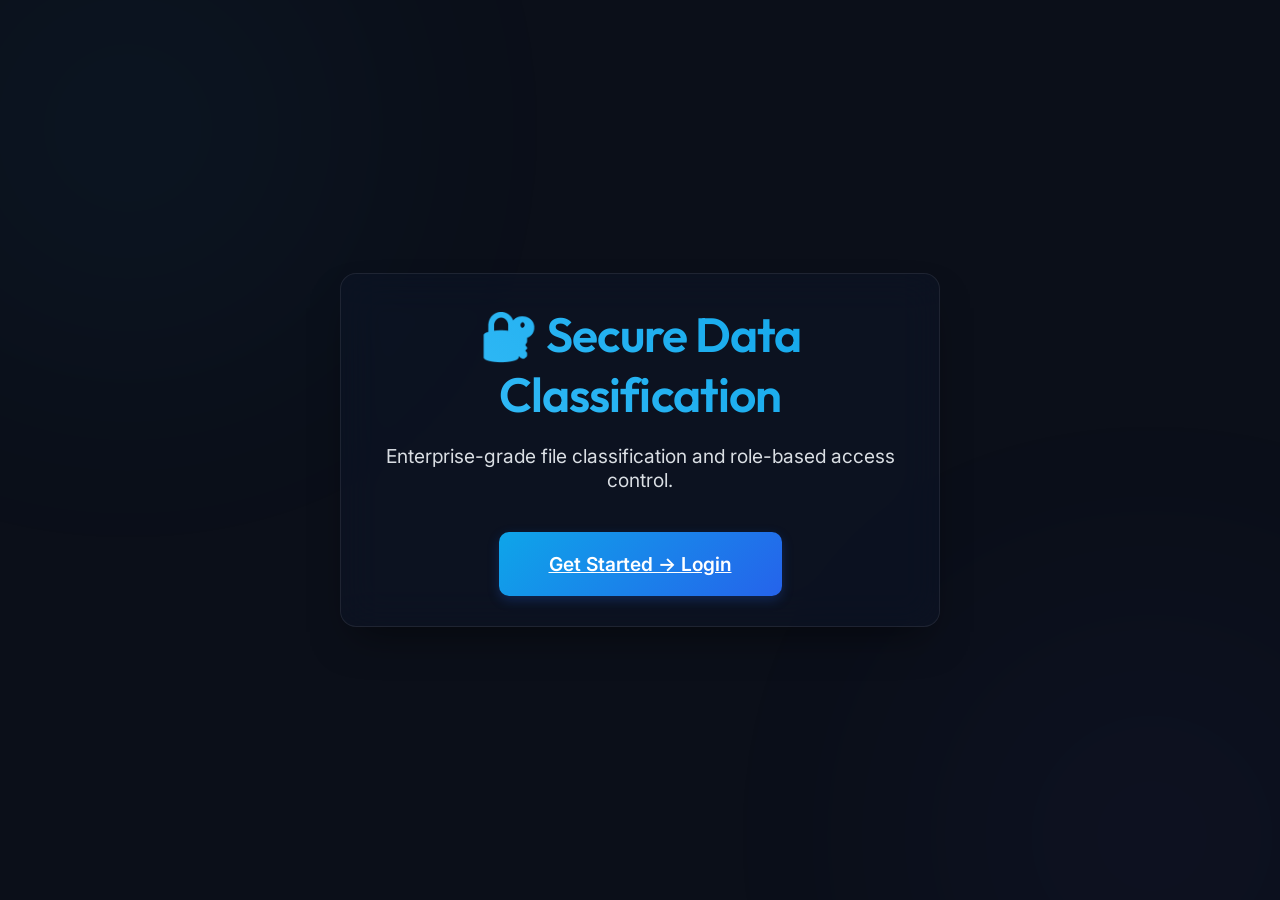
<file: frontend/pages/index.html>
<!DOCTYPE html>
<html lang="en">
<head>
    <meta charset="UTF-8">
    <meta name="viewport" content="width=device-width, initial-scale=1.0">
    <title>Secure Data Classification System</title>

    <link rel="stylesheet" href="../css/main.css">
    <link rel="stylesheet" href="../css/dashboard.css">
    <link rel="stylesheet" href="../css/components.css">

</head>
<body>
    <div class="container">
        <div class="glass-card" style="text-align: center; max-width: 600px; margin: auto;">
            <h1 style="font-size: 3rem; margin-bottom: 20px; background: linear-gradient(45deg, #38bdf8, #0ea5e9); -webkit-background-clip: text; -webkit-text-fill-color: transparent;">
                🔐 Secure Data Classification
            </h1>
            <p style="font-size: 1.2rem; opacity: 0.9; margin-bottom: 40px;">
                Enterprise-grade file classification and role-based access control.
            </p>
            <a href="login.html" class="btn" style="font-size: 1.2rem; padding: 20px 50px;">
                Get Started → Login
            </a>
        </div>
    </div>
    <script>
        // Auto-redirect if logged in
        setTimeout(() => {
            if (localStorage.getItem('token')) {
                const token = localStorage.getItem('token');
                const payload = JSON.parse(atob(token.split('.')[1]));
                const role = payload.role || 'User';
                const routes = {
                    'Admin': 'admin_dashboard.html',
                    'Manager': 'manager_dashboard.html',
                    'Employee': 'employee_dashboard.html',
                    'User': 'user_dashboard.html'
                };
                window.location.href = routes[role];
            }
        }, 1500);
    </script>
</body>
</html>
</file>
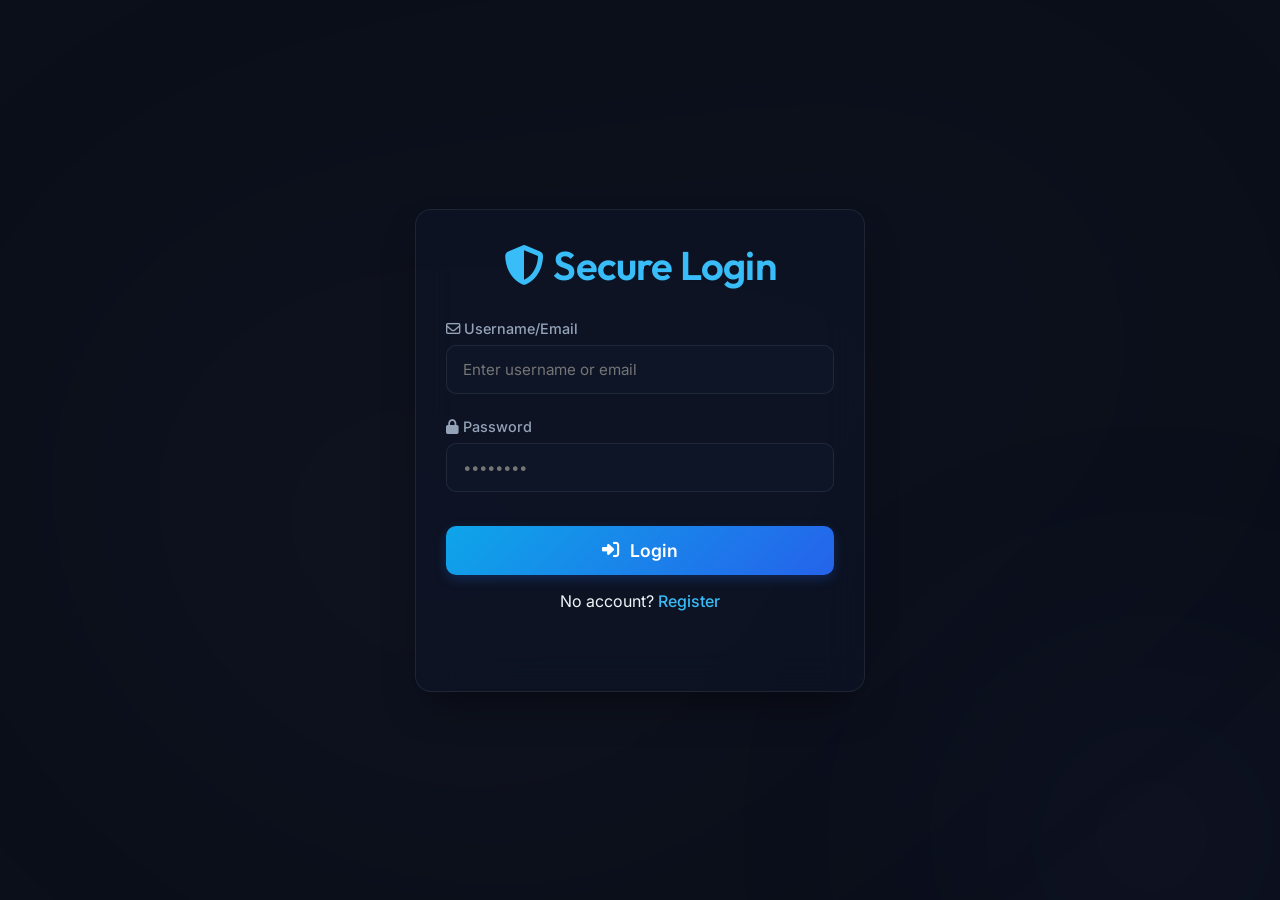
<file: frontend/pages/login.html>
<!DOCTYPE html>
<html lang="en">
<head>
    <meta charset="UTF-8">
    <meta name="viewport" content="width=device-width, initial-scale=1.0">
    <title>Login - Secure Data Classification</title>
    <link rel="stylesheet" href="https://cdnjs.cloudflare.com/ajax/libs/font-awesome/6.4.0/css/all.min.css">
    <link rel="stylesheet" href="../css/main.css">
    <link rel="stylesheet" href="../css/auth.css">
    <link rel="stylesheet" href="../css/components.css">
</head>
<body>
    <div class="container">
      <div style="flex: 1; display: flex; align-items: center; justify-content: center;">
        <div class="glass-card fade-in" style="width: 100%; max-width: 450px; margin: 0;">
            <h1><i class="fa-solid fa-shield-halved" style="color: #38bdf8; margin-right: 10px;"></i>Secure Login</h1>
            
            <form id="loginForm">
                <div class="form-group">
                    <label for="username"><i class="fa-regular fa-envelope"></i> Username/Email</label>
                    <input type="text" id="username" name="username" placeholder="Enter username or email" required>
                </div>
                
                <div class="form-group">
                    <label for="password"><i class="fa-solid fa-lock"></i> Password</label>
                    <input type="password" id="password" name="password" placeholder="••••••••" required>
                </div>
                
                <button type="submit" class="btn"><i class="fa-solid fa-right-to-bracket"></i> Login</button>
            </form>
            
            <p style="text-align: center; margin-top: 1rem;">
                No account? <a href="register.html">Register</a>
            </p>
            
            <div id="message"></div>
        </div>
      </div>
    </div>
    
    <script src="../js/api.js"></script>
    <script src="../js/auth.js"></script>
    <script src="../js/common.js"></script>
</body>
</html>
</file>
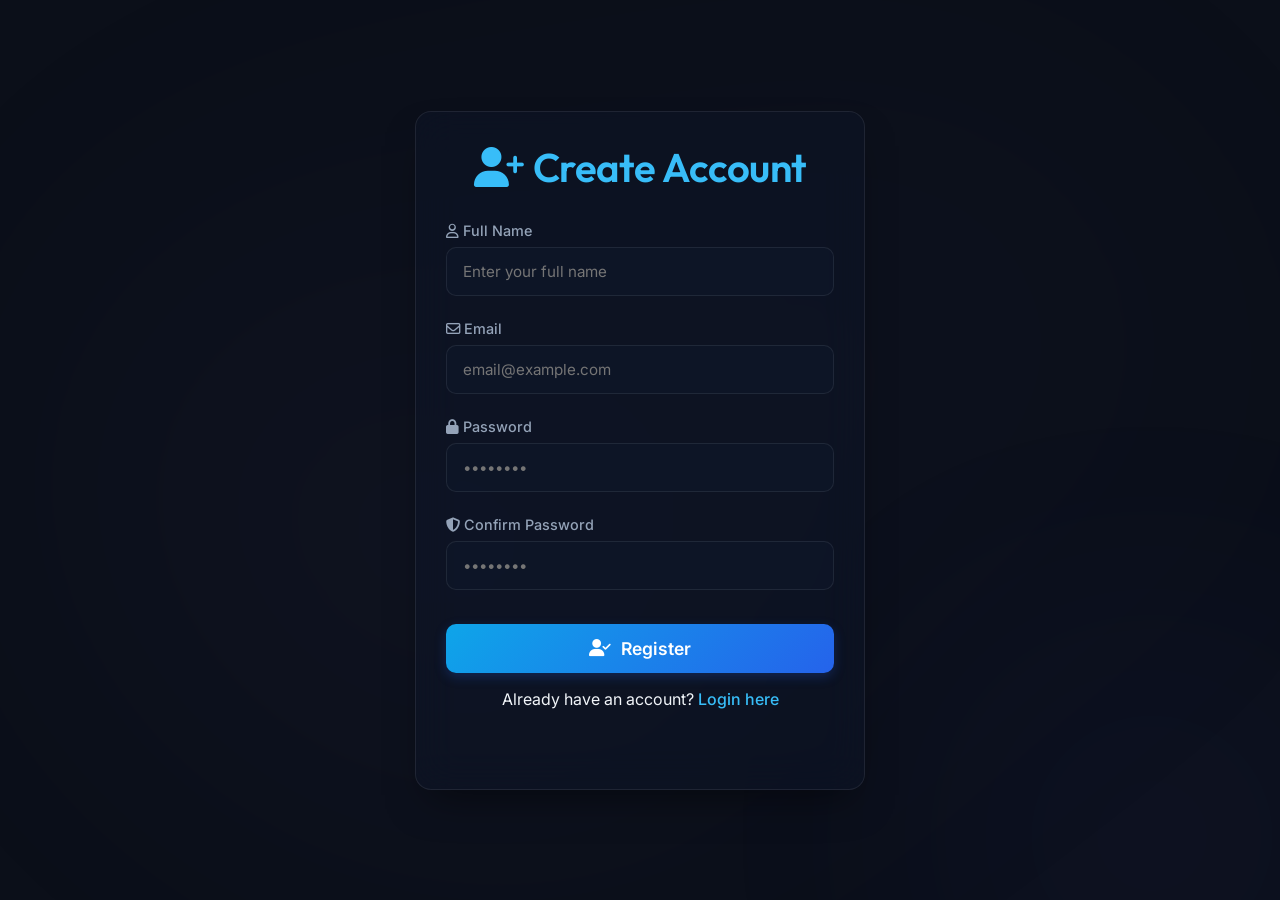
<file: frontend/pages/register.html>
<!DOCTYPE html>
<html lang="en">
<head>
    <meta charset="UTF-8">
    <meta name="viewport" content="width=device-width, initial-scale=1.0">
    <title>Register - Secure Data Classification</title>
    <link rel="stylesheet" href="https://cdnjs.cloudflare.com/ajax/libs/font-awesome/6.4.0/css/all.min.css">
    <link rel="stylesheet" href="../css/main.css">
    <link rel="stylesheet" href="../css/auth.css">
    <link rel="stylesheet" href="../css/components.css">
</head>
<body>
    <div class="container">
      <div style="flex: 1; display: flex; align-items: center; justify-content: center; width: 100%;">
        <div class="glass-card fade-in" style="width: 100%; max-width: 450px; margin: 0;">
            <h1><i class="fa-solid fa-user-plus" style="color: #38bdf8; margin-right: 10px;"></i>Create Account</h1>
            <form id="registerForm">
                <div class="form-group">
                    <label for="fullName"><i class="fa-regular fa-user"></i> Full Name</label>
                    <input type="text" id="fullName" name="fullName" placeholder="Enter your full name" required>
                </div>
                <div class="form-group">
                    <label for="email"><i class="fa-regular fa-envelope"></i> Email</label>
                    <input type="email" id="email" name="email" placeholder="email@example.com" required>
                </div>
                <div class="form-group">
                    <label for="password"><i class="fa-solid fa-lock"></i> Password</label>
                    <input type="password" id="password" name="password" placeholder="••••••••" required>
                </div>
                <div class="form-group">
                    <label for="confirmPassword"><i class="fa-solid fa-shield-halved"></i> Confirm Password</label>
                    <input type="password" id="confirmPassword" name="confirmPassword" placeholder="••••••••" required>
                </div>
                <button type="submit" class="btn"><i class="fa-solid fa-user-check"></i> Register</button>
            </form>
            <p style="text-align: center; margin-top: 1rem;">
                Already have an account? <a href="login.html">Login here</a>
            </p>
            <div id="message"></div>
        </div>
      </div>
    </div>

    <script src="../js/api.js"></script>
    <script src="../js/auth.js"></script>
    <script src="../js/common.js"></script>

</body>
</html>
</file>
<file: frontend/css/main.css>
@import url('https://fonts.googleapis.com/css2?family=Inter:wght@300;400;500;600;700&family=Outfit:wght@400;500;600;700;800&display=swap');

* {
  margin: 0;
  padding: 0;
  box-sizing: border-box;
  font-family: 'Inter', sans-serif;
}

body {
  background: #0b0f19;
  color: #f1f5f9;
  min-height: 100vh;
  overflow-x: hidden;
  position: relative;
}

/* ambient floating glowing backgrounds */
body::before, body::after {
  content: '';
  position: fixed;
  width: 40vw;
  height: 40vw;
  border-radius: 50%;
  filter: blur(140px);
  opacity: 0.12;
  pointer-events: none;
  z-index: -1;
  transition: all 1s ease;
}

body::before {
  background: radial-gradient(circle at center, #38bdf8 0%, transparent 70%);
  top: -10vw;
  left: -10vw;
  animation: floatGlowOne 20s ease-in-out infinite alternate;
}

body::after {
  background: radial-gradient(circle at center, #6366f1 0%, transparent 70%);
  bottom: -15vw;
  right: -10vw;
  animation: floatGlowTwo 25s ease-in-out infinite alternate;
}

@keyframes floatGlowOne {
  0% { transform: translate(0, 0) scale(1); }
  100% { transform: translate(60px, 40px) scale(1.15); }
}

@keyframes floatGlowTwo {
  0% { transform: translate(0, 0) scale(1.1); }
  100% { transform: translate(-50px, -70px) scale(0.9); }
}

h1, h2, h3, h4, h5, h6 {
  font-family: 'Outfit', sans-serif;
  letter-spacing: -0.02em;
  font-weight: 600;
  color: #f8fafc;
}

.container {
  max-width: 1440px;
  margin: 0 auto;
  padding: 24px;
  display: flex;
  min-height: 100vh;
}

/* Glassmorphism Cards */
.glass-card {
  background: rgba(15, 23, 42, 0.45);
  -webkit-backdrop-filter: blur(20px);
  backdrop-filter: blur(20px);
  border-radius: 16px;
  border: 1px solid rgba(255, 255, 255, 0.08);
  padding: 30px;
  box-shadow: 0 20px 40px -15px rgba(0, 0, 0, 0.5);
  transition: transform 0.4s cubic-bezier(0.175, 0.885, 0.32, 1.15), 
              box-shadow 0.4s ease, 
              border-color 0.4s ease;
}

.glass-card:hover {
  transform: translateY(-5px);
  box-shadow: 0 30px 60px -15px rgba(0, 0, 0, 0.6);
  border-color: rgba(56, 189, 248, 0.25);
}

/* Sidebar */
.sidebar {
  width: 270px;
  background: rgba(11, 15, 25, 0.8);
  -webkit-backdrop-filter: blur(24px);
  backdrop-filter: blur(24px);
  border-right: 1px solid rgba(255, 255, 255, 0.06);
  padding: 30px 24px;
  height: 100vh;
  position: fixed;
  top: 0;
  left: 0;
  z-index: 1000;
  overflow-y: auto;
  transition: transform 0.4s cubic-bezier(0.175, 0.885, 0.32, 1.1);
}

.sidebar.hidden {
  transform: translateX(-100%);
}

.sidebar h2 {
  font-size: 1.4rem;
  color: #38bdf8;
  margin-bottom: 35px;
  display: flex;
  align-items: center;
  gap: 12px;
}

.sidebar-nav {
  list-style: none;
}

.sidebar-nav li {
  margin-bottom: 12px;
}

.sidebar-nav button {
  width: 100%;
  padding: 14px 18px;
  background: rgba(255, 255, 255, 0.03);
  border: 1px solid rgba(255, 255, 255, 0.05);
  color: #94a3b8;
  border-radius: 12px;
  cursor: pointer;
  text-align: left;
  display: flex;
  align-items: center;
  gap: 14px;
  font-size: 0.95rem;
  font-weight: 500;
  transition: all 0.3s cubic-bezier(0.175, 0.885, 0.32, 1.1);
}

.sidebar-nav button:hover {
  background: rgba(56, 189, 248, 0.12);
  border-color: rgba(56, 189, 248, 0.3);
  color: #38bdf8;
  transform: translateX(4px);
}

.sidebar-nav button.active {
  background: linear-gradient(90deg, rgba(56, 189, 248, 0.15) 0%, rgba(37, 99, 235, 0.1) 100%);
  border-color: rgba(56, 189, 248, 0.4);
  color: #38bdf8;
  font-weight: 600;
  box-shadow: inset 3px 0 0 #38bdf8;
}

/* Main Content Wrapper */
.main {
  flex: 1;
  margin-left: 270px;
  padding: 12px;
  transition: margin-left 0.4s cubic-bezier(0.175, 0.885, 0.32, 1.1);
}

.sidebar.hidden ~ .main {
  margin-left: 0;
}

/* Dashboard container columns flow */
.main .container {
  display: flex;
  flex-direction: column;
  gap: 28px;
  width: 100%;
  max-width: 100%;
  min-height: auto;
  padding: 12px 24px;
}

/* Role Banner Headers */
.role-header {
  display: flex;
  justify-content: space-between;
  align-items: center;
  margin-bottom: 35px;
  padding: 20px 30px;
  background: rgba(15, 23, 42, 0.4);
  border: 1px solid rgba(255, 255, 255, 0.05);
  border-radius: 16px;
  box-shadow: 0 10px 25px -10px rgba(0, 0, 0, 0.3);
}

.role-header h1 {
  font-size: 1.6rem;
  display: flex;
  align-items: center;
  gap: 15px;
}

.role-badge {
  padding: 6px 16px;
  border-radius: 20px;
  font-weight: 600;
  font-size: 0.95rem;
  letter-spacing: 0.02em;
  text-transform: uppercase;
}

.role-admin { 
  background: rgba(239, 68, 68, 0.15); 
  color: #f87171;
  border: 1px solid rgba(239, 68, 68, 0.3);
}
.role-manager { 
  background: rgba(168, 85, 247, 0.15); 
  color: #c084fc;
  border: 1px solid rgba(168, 85, 247, 0.3);
}
.role-employee { 
  background: rgba(59, 130, 246, 0.15); 
  color: #60a5fa;
  border: 1px solid rgba(59, 130, 246, 0.3);
}
.role-user { 
  background: rgba(245, 158, 11, 0.15); 
  color: #fbbf24;
  border: 1px solid rgba(245, 158, 11, 0.3);
}

/* Form Styles */
.form-group {
  margin-bottom: 24px;
}

label {
  display: block;
  margin-bottom: 8px;
  color: #94a3b8;
  font-weight: 500;
  font-size: 0.9rem;
}

input, select, button {
  width: 100%;
  padding: 14px 16px;
  border: none;
  border-radius: 10px;
  font-size: 0.95rem;
  transition: all 0.3s cubic-bezier(0.165, 0.84, 0.44, 1);
}

input, select {
  background: rgba(15, 23, 42, 0.65);
  border: 1px solid rgba(255, 255, 255, 0.08);
  color: #f1f5f9;
}

input:focus, select:focus {
  outline: none;
  border-color: #38bdf8;
  box-shadow: 0 0 0 4px rgba(56, 189, 248, 0.15);
  background: rgba(15, 23, 42, 0.85);
}

/* Premium Buttons */
.btn {
  background: linear-gradient(135deg, #0ea5e9 0%, #2563eb 100%);
  color: white;
  font-weight: 600;
  cursor: pointer;
  border: none;
  padding: 14px 28px;
  border-radius: 10px;
  display: inline-flex;
  align-items: center;
  justify-content: center;
  gap: 10px;
  box-shadow: 0 4px 12px rgba(37, 99, 235, 0.25);
  transition: all 0.3s cubic-bezier(0.175, 0.885, 0.32, 1.15);
}

.btn:hover {
  transform: translateY(-2px);
  box-shadow: 0 8px 20px rgba(37, 99, 235, 0.4);
  filter: brightness(1.1);
}

.btn:active {
  transform: translateY(0);
}

.btn-danger {
  background: linear-gradient(135deg, #ef4444 0%, #dc2626 100%);
  box-shadow: 0 4px 12px rgba(239, 68, 68, 0.25);
}

.btn-danger:hover {
  box-shadow: 0 8px 20px rgba(239, 68, 68, 0.4);
}

/* Animation utilities */
@keyframes fadeInUp {
  from {
    opacity: 0;
    transform: translateY(20px);
  }
  to {
    opacity: 1;
    transform: translateY(0);
  }
}

.fade-in {
  animation: fadeInUp 0.6s cubic-bezier(0.165, 0.84, 0.44, 1) forwards;
}

/* Responsive Styles */
@media (max-width: 768px) {
  .sidebar {
    transform: translateX(-100%);
  }
  
  .sidebar.mobile-open {
    transform: translateX(0);
  }
  
  .main {
    margin-left: 0;
  }
  
  .container {
    flex-direction: column;
    padding: 16px;
  }
  
  .role-header {
    flex-direction: column;
    gap: 20px;
    text-align: center;
  }
  
  .hamburger {
    display: flex;
  }
}

/* Hamburger menu styles */
.hamburger {
  display: none;
  flex-direction: column;
  justify-content: space-between;
  width: 30px;
  height: 20px;
  background: transparent;
  border: none;
  cursor: pointer;
  padding: 0;
  box-shadow: none;
}

.hamburger span {
  width: 100%;
  height: 3px;
  background-color: #38bdf8;
  border-radius: 10px;
  transition: all 0.3s linear;
}
</file>
<file: frontend/css/dashboard.css>
/* Enhanced Dashboard Layout Styles */

/* Stats numbers and card colors */
.stat-card {
  position: relative;
  overflow: hidden;
}

.stat-card h3 {
  color: #94a3b8;
  font-size: 1rem;
  font-weight: 500;
  margin-bottom: 8px;
}

.stat-number {
  font-size: 2.8rem;
  font-weight: 700;
  color: #38bdf8;
  font-family: 'Outfit', sans-serif;
  line-height: 1.1;
}

/* Charts Card Layout */
.chart-card {
  min-height: 380px;
  display: flex;
  flex-direction: column;
  justify-content: space-between;
}

.chart-card h3 {
  font-size: 1.15rem;
  color: #f1f5f9;
  margin-bottom: 20px;
  display: flex;
  align-items: center;
  gap: 10px;
}

.chart-card canvas {
  width: 100% !important;
  max-height: 280px;
}

/* Interactive File Grid System */
.file-grid {
  display: grid;
  grid-template-columns: repeat(auto-fill, minmax(290px, 1fr));
  gap: 24px;
  margin-top: 20px;
}

.file-card {
  background: rgba(15, 23, 42, 0.4);
  border: 1px solid rgba(255, 255, 255, 0.05);
  border-radius: 16px;
  padding: 24px;
  display: flex;
  flex-direction: column;
  justify-content: space-between;
  min-height: 230px;
  position: relative;
  transition: all 0.3s cubic-bezier(0.175, 0.885, 0.32, 1.15);
}

.file-card:hover {
  transform: translateY(-5px);
  border-color: rgba(56, 189, 248, 0.3);
  box-shadow: 0 15px 30px -10px rgba(0, 0, 0, 0.4);
}

.file-card-top {
  display: flex;
  justify-content: space-between;
  align-items: flex-start;
  margin-bottom: 16px;
}

.file-type-icon {
  font-size: 1.8rem;
  color: #38bdf8;
  background: rgba(56, 189, 248, 0.06);
  width: 50px;
  height: 50px;
  border-radius: 12px;
  display: flex;
  align-items: center;
  justify-content: center;
  border: 1px solid rgba(56, 189, 248, 0.12);
  transition: all 0.3s ease;
}

.file-card:hover .file-type-icon {
  background: rgba(56, 189, 248, 0.12);
  transform: scale(1.05);
}

.file-card-title {
  font-size: 1.05rem;
  font-weight: 600;
  color: #f1f5f9;
  line-height: 1.4;
  margin-bottom: 12px;
  word-break: break-all;
  display: -webkit-box;
  -webkit-line-clamp: 2;
  -webkit-box-orient: vertical;
  overflow: hidden;
  height: 2.8em;
}

.file-card-meta {
  font-size: 0.82rem;
  color: #64748b;
  display: flex;
  flex-direction: column;
  gap: 6px;
  margin-bottom: 20px;
}

.file-card-meta span {
  display: flex;
  align-items: center;
  gap: 8px;
}

.file-card-actions {
  display: flex;
  gap: 10px;
}

.file-card-actions .btn {
  flex: 1;
  padding: 10px 16px;
  font-size: 0.85rem;
}

/* User Management Tables */
.table-container {
  border-radius: 12px;
  overflow: hidden;
  box-shadow: 0 10px 25px rgba(0, 0, 0, 0.3);
  border: 1px solid rgba(255, 255, 255, 0.05);
  margin-top: 20px;
}

table {
  width: 100%;
  border-collapse: collapse;
}

th, td {
  padding: 16px 20px;
  text-align: left;
}

th {
  background: rgba(15, 23, 42, 0.7);
  color: #38bdf8;
  font-weight: 600;
  font-size: 0.9rem;
  text-transform: uppercase;
  letter-spacing: 0.05em;
  border-bottom: 1px solid rgba(255, 255, 255, 0.08);
}

td {
  background: rgba(15, 23, 42, 0.3);
  border-bottom: 1px solid rgba(255, 255, 255, 0.04);
  color: #cbd5e1;
  font-size: 0.95rem;
}

tr {
  transition: all 0.2s ease;
}

tr:hover td {
  background: rgba(56, 189, 248, 0.04);
  color: #f1f5f9;
}

/* drag and drop uploads area */
.upload-area {
  border: 2px dashed rgba(56, 189, 248, 0.3);
  border-radius: 16px;
  padding: 40px;
  text-align: center;
  background: rgba(15, 23, 42, 0.25);
  transition: all 0.3s cubic-bezier(0.165, 0.84, 0.44, 1);
  cursor: pointer;
  margin-top: 15px;
}

.upload-area:hover, .upload-area.dragover {
  border-color: #38bdf8;
  background: rgba(56, 189, 248, 0.06);
  box-shadow: 0 0 25px rgba(56, 189, 248, 0.1);
}

.upload-area i {
  font-size: 2.6rem;
  color: #38bdf8;
  margin-bottom: 14px;
  transition: transform 0.3s cubic-bezier(0.175, 0.885, 0.32, 1.2);
}

.upload-area:hover i {
  transform: translateY(-5px) scale(1.08);
}

.upload-area p {
  color: #94a3b8;
  font-size: 0.95rem;
}

/* Activity Logs List */
#activityLogs {
  max-height: 280px;
  overflow-y: auto;
  padding-right: 8px;
  margin-top: 15px;
}

.log-entry {
  padding: 14px 18px;
  margin-bottom: 12px;
  background: rgba(15, 23, 42, 0.45);
  border-radius: 10px;
  border-left: 4px solid #38bdf8;
  font-size: 0.9rem;
  color: #cbd5e1;
  display: flex;
  align-items: center;
  gap: 12px;
}

/* profile configurations */
.profile-section {
  display: flex;
  align-items: center;
  gap: 30px;
  margin-bottom: 25px;
  padding: 20px;
}

.profile-avatar {
  width: 90px;
  height: 90px;
  background: linear-gradient(135deg, #0ea5e9 0%, #6366f1 100%);
  border-radius: 50%;
  display: flex;
  align-items: center;
  justify-content: center;
  font-size: 2.2rem;
  font-weight: 700;
  color: white;
  border: 3px solid rgba(255, 255, 255, 0.1);
  box-shadow: 0 10px 20px rgba(0, 0, 0, 0.2);
}

.profile-info h3 {
  font-size: 1.3rem;
  margin-bottom: 6px;
}

.profile-info p {
  color: #64748b;
  font-size: 0.9rem;
}
</file>
<file: frontend/css/components.css>
/* Components Styling Sheet - Badges, Modals, and Notifications */

/* Stats Grid Cards Layout */
.stats-grid {
  display: grid;
  grid-template-columns: repeat(auto-fit, minmax(260px, 1fr));
  gap: 24px;
  margin-bottom: 35px;
}

.stat-card {
  text-align: left;
  padding: 24px 28px;
  border: 1px solid rgba(255, 255, 255, 0.05);
  border-radius: 16px;
  position: relative;
  background: rgba(15, 23, 42, 0.3);
}

.stat-card::after {
  content: '';
  position: absolute;
  top: 0;
  right: 0;
  width: 80px;
  height: 80px;
  background: radial-gradient(circle, rgba(56, 189, 248, 0.05) 0%, transparent 70%);
  pointer-events: none;
}

/* Charts Grid */
.charts-grid {
  display: grid;
  grid-template-columns: repeat(auto-fit, minmax(360px, 1fr));
  gap: 24px;
  margin-bottom: 35px;
}

/* Role Badges */
.role-badge {
  display: inline-flex;
  align-items: center;
  gap: 8px;
  padding: 6px 14px;
  border-radius: 20px;
  font-size: 0.8rem;
  font-weight: 600;
  text-transform: uppercase;
  letter-spacing: 0.03em;
}

.role-badge.role-admin {
  background: rgba(239, 68, 68, 0.1);
  color: #f87171;
  border: 1px solid rgba(239, 68, 68, 0.2);
}

.role-badge.role-manager {
  background: rgba(168, 85, 247, 0.1);
  color: #c084fc;
  border: 1px solid rgba(168, 85, 247, 0.2);
}

.role-badge.role-employee {
  background: rgba(59, 130, 246, 0.1);
  color: #60a5fa;
  border: 1px solid rgba(59, 130, 246, 0.2);
}

.role-badge.role-user {
  background: rgba(34, 197, 94, 0.1);
  color: #4ade80;
  border: 1px solid rgba(34, 197, 94, 0.2);
}

/* Classification Badges */
.classification-badge {
  display: inline-flex;
  align-items: center;
  gap: 6px;
  padding: 6px 14px;
  border-radius: 20px;
  font-size: 0.78rem;
  font-weight: 600;
  text-transform: uppercase;
  letter-spacing: 0.05em;
}

.badge-public {
  background: rgba(34, 197, 94, 0.08);
  color: #4ade80;
  border: 1px solid rgba(34, 197, 94, 0.25);
}

.badge-internal {
  background: rgba(59, 130, 246, 0.08);
  color: #60a5fa;
  border: 1px solid rgba(59, 130, 246, 0.25);
}

.badge-confidential {
  background: rgba(245, 158, 11, 0.08);
  color: #fbbf24;
  border: 1px solid rgba(245, 158, 11, 0.25);
}

.badge-restricted {
  background: rgba(239, 68, 68, 0.08);
  color: #f87171;
  border: 1px solid rgba(239, 68, 68, 0.25);
}

/* Premium Modals */
.modal {
  display: none;
  position: fixed;
  top: 0;
  left: 0;
  width: 100%;
  height: 100%;
  background: rgba(9, 13, 22, 0.65);
  -webkit-backdrop-filter: blur(12px);
  backdrop-filter: blur(12px);
  z-index: 3000;
  align-items: center;
  justify-content: center;
  transition: all 0.3s ease;
}

.modal.show {
  display: flex;
}

.modal-content {
  max-width: 480px;
  width: 100%;
  max-height: 90vh;
  overflow-y: auto;
  margin: 20px;
  transform: scale(0.92);
  opacity: 0;
  transition: all 0.35s cubic-bezier(0.175, 0.885, 0.32, 1.15);
}

.modal.show .modal-content {
  transform: scale(1);
  opacity: 1;
}

.modal-content h2 {
  font-size: 1.35rem;
  margin-bottom: 24px;
  display: flex;
  align-items: center;
  gap: 10px;
}

.modal-actions {
  display: flex;
  gap: 12px;
  justify-content: flex-end;
  margin-top: 28px;
}

.modal-actions .btn {
  padding: 10px 20px;
  font-size: 0.9rem;
}

/* Slide-in Toast Notifications */
.toast {
  position: fixed;
  bottom: 30px;
  right: 30px;
  padding: 16px 24px;
  border-radius: 12px;
  color: white;
  font-weight: 500;
  font-size: 0.95rem;
  display: flex;
  align-items: center;
  gap: 12px;
  transform: translateX(450px);
  opacity: 0;
  transition: transform 0.4s cubic-bezier(0.175, 0.885, 0.32, 1.15), 
              opacity 0.4s ease;
  z-index: 5000;
  box-shadow: 0 15px 30px -10px rgba(0, 0, 0, 0.5);
  border: 1px solid rgba(255, 255, 255, 0.1);
}

.toast.show {
  transform: translateX(0);
  opacity: 1;
}

.toast.success {
  background: linear-gradient(135deg, #10b981 0%, #059669 100%);
}

.toast.error {
  background: linear-gradient(135deg, #ef4444 0%, #dc2626 100%);
}

.toast.info {
  background: linear-gradient(135deg, #3b82f6 0%, #2563eb 100%);
}

.toast i {
  font-size: 1.25rem;
}

/* Loading Spinners */
.loading {
  display: inline-block;
  width: 20px;
  height: 20px;
  border: 3px solid rgba(255, 255, 255, 0.2);
  border-radius: 50%;
  border-top-color: #38bdf8;
  animation: spin 0.8s linear infinite;
}

@keyframes spin {
  to { transform: rotate(360deg); }
}
</file>
<file: frontend/css/auth.css>
/* auth.css - Login/Register specific */

.glass-card {
  max-width: 450px;
  margin: 10vh auto;
}

h1 {
  text-align: center;
  margin-bottom: 30px;
  color: #38bdf8;
  font-size: 2.5rem;
}

.form-group label {
  color: #94a3b8;
}

#message {
  margin-top: 20px;
  padding: 15px;
  border-radius: 10px;
  text-align: center;
}

.btn {
  width: 100%;
  font-size: 1.1rem;
  margin-top: 10px;
}

p a {
  color: #38bdf8;
  text-decoration: none;
  font-weight: 500;
}

p a:hover {
  text-decoration: underline;
}

/* Animated background */
body::before {
  content: '';
  position: fixed;
  top: 0;
  left: 0;
  width: 100%;
  height: 100%;
  background: 
    radial-gradient(circle at 20% 50%, rgba(120,119,198,0.3) 0%, transparent 50%),
    radial-gradient(circle at 80% 20%, rgba(120,119,198,0.3) 0%, transparent 50%),
    radial-gradient(circle at 40% 80%, rgba(120,119,198,0.3) 0%, transparent 50%);
  animation: float 20s ease-in-out infinite;
  z-index: -1;
}

@keyframes float {
  0%, 100% { 
    transform: translateY(0) rotate(0deg); 
  }
  50% { 
    transform: translateY(-20px) rotate(1deg); 
  }
}

/* Responsive auth */
@media (max-width: 480px) {
  .glass-card {
    margin: 5vh 20px;
    padding: 25px;
  }
  
  h1 {
    font-size: 2rem;
  }
}
</file>
